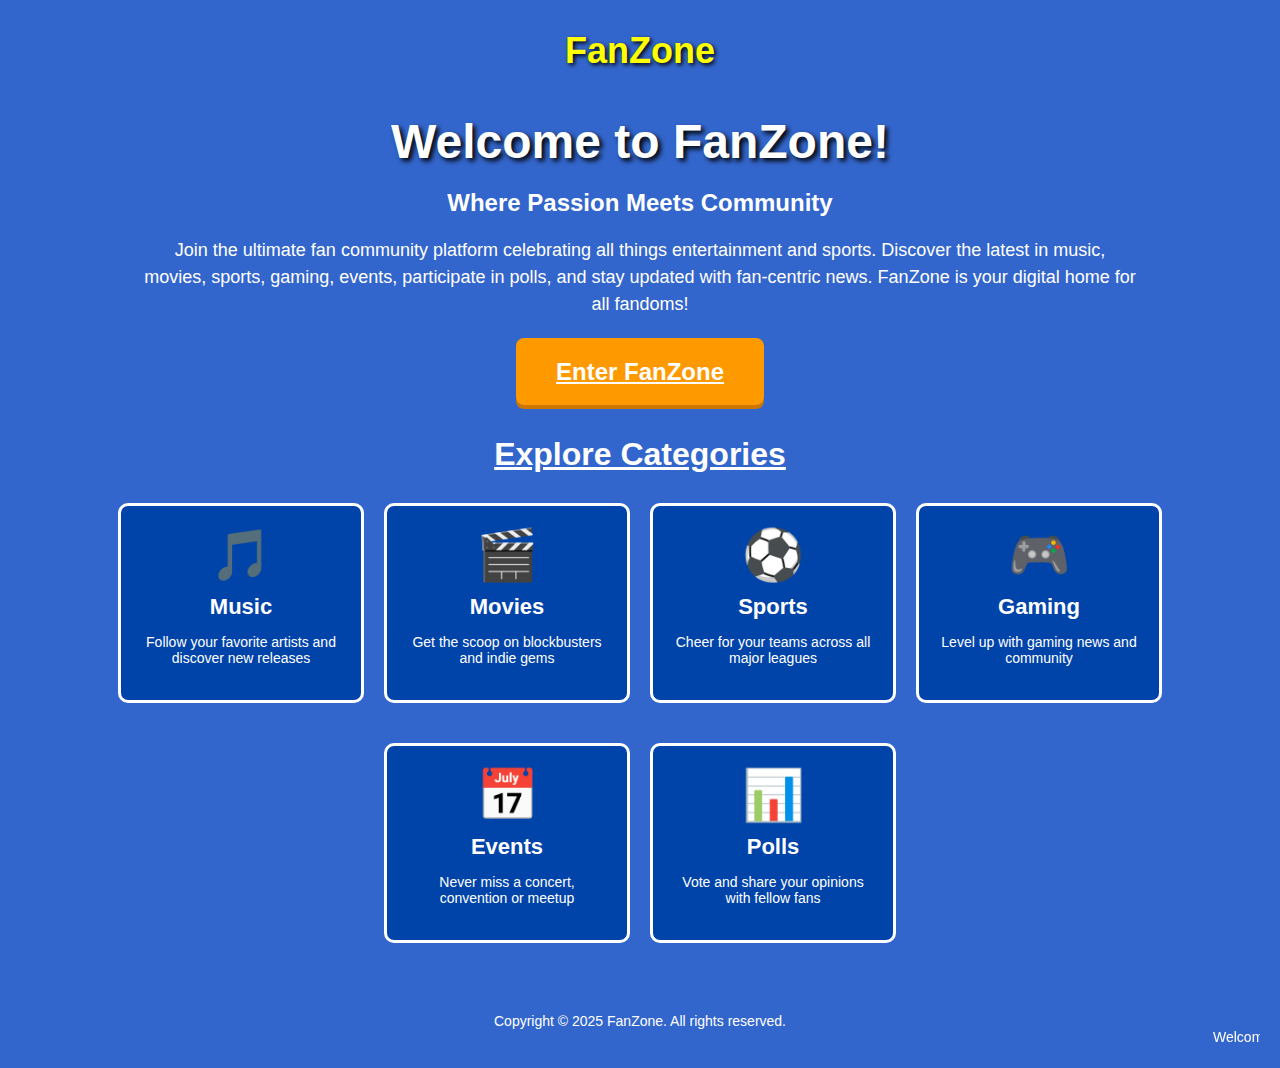
<file: index.html>
<!DOCTYPE html>
<html lang="en">
<head>
  <meta charset="UTF-8">
  <meta name="viewport" content="width=device-width, initial-scale=1.0">
  <title>Welcome to FanZone</title>
  <style>
    body {
      font-family: Arial, sans-serif;
      background-color: #3366cc;
      color: white;
      margin: 0;
      padding: 20px;
      text-align: center;
    }
    
    .header {
      padding: 10px;
      margin-bottom: 30px;
    }
    
    .logo {
      font-size: 36px;
      font-weight: bold;
      color: yellow;
      text-shadow: 2px 2px 4px #000000;
    }
    
    .main-title {
      font-size: 48px;
      margin-bottom: 10px;
      color: white;
      text-shadow: 3px 3px 5px #000000;
    }
    
    .tagline {
      font-size: 24px;
      margin-bottom: 20px;
    }
    
    .description {
      width: 80%;
      margin: 0 auto;
      font-size: 18px;
      line-height: 1.5;
      margin-bottom: 40px;
    }
    
    .button-container {
      margin-bottom: 50px;
    }
    
    .enter-button {
      background-color: #ff9900;
      color: white;
      border: none;
      padding: 20px 40px;
      font-size: 24px;
      font-weight: bold;
      cursor: pointer;
      border-radius: 8px;
      box-shadow: 0 4px 0 #cc7700;
    }
    
    .enter-button:hover {
      background-color: #ffaa33;
    }
    
    .enter-button:active { 
      transform: translateY(4px);
      box-shadow: 0 0 0 #cc7700;
    }
    
    .categories {
      margin-top: 50px;
    }
    
    .categories-title {
      font-size: 32px;
      margin-bottom: 30px;
      text-decoration: underline;
    }
    
    .category-container {
      display: flex;
      flex-wrap: wrap;
      justify-content: center;
      gap: 20px;
    }
    
    .category {
      background-color: #0044aa;
      width: 200px;
      padding: 20px;
      margin-bottom: 20px;
      border: 3px solid white;
      border-radius: 10px;
      text-decoration: none;
      color: white;
      display: block;
    }
    
    .category:hover {
      background-color: #005599;
    }
    
    .category-icon {
      font-size: 50px;
      margin-bottom: 10px;
    }
    
    .category-name {
      font-size: 22px;
      margin: 10px 0;
    }
    
    .category-desc {
      font-size: 14px;
    }
    
    footer {
      margin-top: 50px;
      font-size: 14px;
    }
    
    /* Very basic media query */
    @media (max-width: 600px) {
      .main-title {
        font-size: 36px;
      }
      
      .category {
        width: 100%;
      }
      
      .enter-button {
        width: 80%;
        padding: 15px 20px;
      }
    }
  </style>
</head>
<body>
  <div class="header">
    <div class="logo">FanZone</div>
  </div>
  
  <h1 class="main-title">Welcome to FanZone!</h1>
  <h2 class="tagline">Where Passion Meets Community</h2>
  
  <p class="description">
    Join the ultimate fan community platform celebrating all things entertainment and sports. 
    Discover the latest in music, movies, sports, gaming, events, participate in polls, 
    and stay updated with fan-centric news. FanZone is your digital home for all fandoms!
  </p>
  
  <div class="button-container">
  <a href="home page 2.html" class="enter-button">Enter FanZone</a>
</div>

  
  <div class="categories">
    <h2 class="categories-title">Explore Categories</h2>
    
    <div class="category-container">
      <a href="#music" class="category">
        <div class="category-icon">🎵</div>
        <h3 class="category-name">Music</h3>
        <p class="category-desc">Follow your favorite artists and discover new releases</p>
      </a>
      
      <a href="#movies" class="category">
        <div class="category-icon">🎬</div>
        <h3 class="category-name">Movies</h3>
        <p class="category-desc">Get the scoop on blockbusters and indie gems</p>
      </a>
      
      <a href="#sports" class="category">
        <div class="category-icon">⚽</div>
        <h3 class="category-name">Sports</h3>
        <p class="category-desc">Cheer for your teams across all major leagues</p>
      </a>
      
      <a href="#gaming" class="category">
        <div class="category-icon">🎮</div>
        <h3 class="category-name">Gaming</h3>
        <p class="category-desc">Level up with gaming news and community</p>
      </a>
      
      <a href="#events" class="category">
        <div class="category-icon">📅</div>
        <h3 class="category-name">Events</h3>
        <p class="category-desc">Never miss a concert, convention or meetup</p>
      </a>
      
      <a href="#polls" class="category">
        <div class="category-icon">📊</div>
        <h3 class="category-name">Polls</h3>
        <p class="category-desc">Vote and share your opinions with fellow fans</p>
      </a>
    </div>
  </div>
  
  <footer>
    Copyright © 2025 FanZone. All rights reserved.
    <br>
    <marquee>Welcome to FanZone - The best fan community on the web!</marquee>
  </footer>
</body>
</html>
</file>
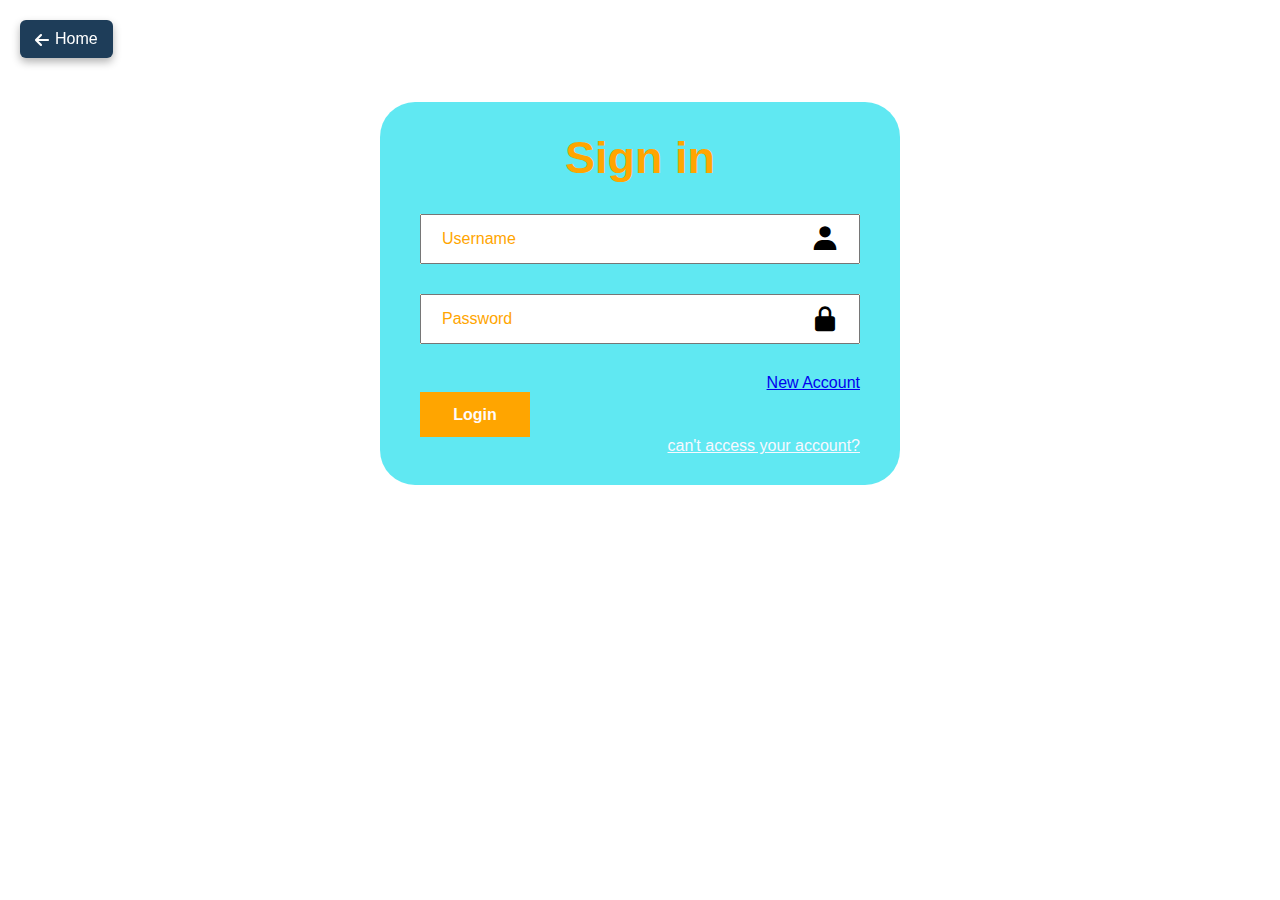
<file: homelogin.html>
<html>
    <head>
            <meta charset="UTF-8">
            <meta name="viewport" content="width=device-width, initial-scale=1.0">
            <title>LOGIN</title>
            <link rel="stylesheet" href="homelogin.css">
    <link rel="stylesheet" href="https://cdnjs.cloudflare.com/ajax/libs/font-awesome/6.0.0/css/all.min.css">
            <link href='https://unpkg.com/boxicons@2.1.4/css/boxicons.min.css' rel='stylesheet'>

    </head>
    <body>
        <a href="file:///C:/Users/praty/OneDrive/Desktop/STUDY/html/uidweb/1.html#polls" class="back-arrow" style="align-items: end;">
            <i class="fas fa-arrow-left"></i> Home
          </a> 
        <div class="wrapper">
            <form action="">
                <h1>Sign in</h1>
                <div class="input-box">
                    <input type="text" placeholder="Username" required>
                <i class='bx bxs-user'></i>
                </div>
                <div class="input-box">
                    <input type="password" placeholder="Password" required>
                    <i class='bx bxs-lock-alt' ></i>
                </div>
                <div class="remember-forgot">
                    <a href="file:///C:/Users/praty/OneDrive/Desktop/STUDY/html/uidweb/login.html"> New Account </a>
                </div>
                <button type="submit" class="btn">Login</button>
                <div class="register-account">
                    <p>can't access your account?
                </div>
            </form>
        </div>
    </body>
</html>
</file>
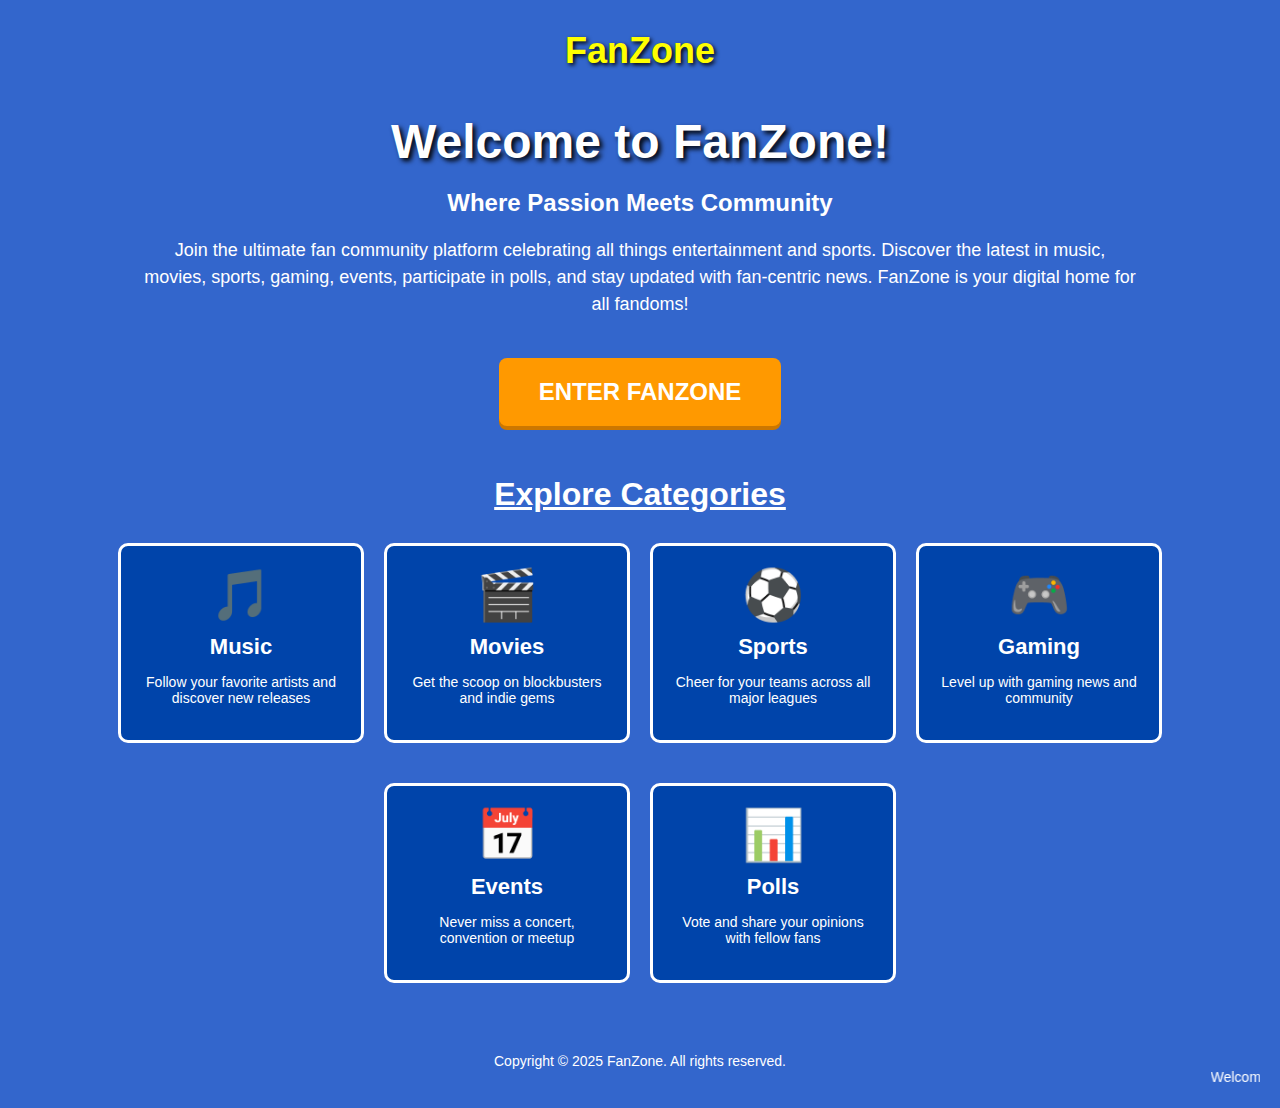
<file: homepage 1.html>
<!DOCTYPE html>
<html lang="en">
<head>
  <meta charset="UTF-8">
  <meta name="viewport" content="width=device-width, initial-scale=1.0">
  <title>Welcome to FanZone</title>
  <style>
    body {
      font-family: Arial, sans-serif;
      background-color: #3366cc;
      color: white;
      margin: 0;
      padding: 20px;
      text-align: center;
    }
    
    .header {
      padding: 10px;
      margin-bottom: 30px;
    }
    
    .logo {
      font-size: 36px;
      font-weight: bold;
      color: yellow;
      text-shadow: 2px 2px 4px #000000;
    }
    
    .main-title {
      font-size: 48px;
      margin-bottom: 10px;
      color: white;
      text-shadow: 3px 3px 5px #000000;
    }
    
    .tagline {
      font-size: 24px;
      margin-bottom: 20px;
    }
    
    .description {
      width: 80%;
      margin: 0 auto;
      font-size: 18px;
      line-height: 1.5;
      margin-bottom: 40px;
    }
    
    .button-container {
      margin-bottom: 50px;
    }
    
    .enter-button {
      background-color: #ff9900;
      color: white;
      border: none;
      padding: 20px 40px;
      font-size: 24px;
      font-weight: bold;
      cursor: pointer;
      border-radius: 8px;
      box-shadow: 0 4px 0 #cc7700;
    }
    
    .enter-button:hover {
      background-color: #ffaa33;
    }
    
    .enter-button:active { 
      transform: translateY(4px);
      box-shadow: 0 0 0 #cc7700;
    }
    
    .categories {
      margin-top: 50px;
    }
    
    .categories-title {
      font-size: 32px;
      margin-bottom: 30px;
      text-decoration: underline;
    }
    
    .category-container {
      display: flex;
      flex-wrap: wrap;
      justify-content: center;
      gap: 20px;
    }
    
    .category {
      background-color: #0044aa;
      width: 200px;
      padding: 20px;
      margin-bottom: 20px;
      border: 3px solid white;
      border-radius: 10px;
      text-decoration: none;
      color: white;
      display: block;
    }
    
    .category:hover {
      background-color: #005599;
    }
    
    .category-icon {
      font-size: 50px;
      margin-bottom: 10px;
    }
    
    .category-name {
      font-size: 22px;
      margin: 10px 0;
    }
    
    .category-desc {
      font-size: 14px;
    }
    
    footer {
      margin-top: 50px;
      font-size: 14px;
    }
    
    /* Very basic media query */
    @media (max-width: 600px) {
      .main-title {
        font-size: 36px;
      }
      
      .category {
        width: 100%;
      }
      
      .enter-button {
        width: 80%;
        padding: 15px 20px;
      }
    }
  </style>
</head>
<body>
  <div class="header">
    <div class="logo">FanZone</div>
  </div>
  
  <h1 class="main-title">Welcome to FanZone!</h1>
  <h2 class="tagline">Where Passion Meets Community</h2>
  
  <p class="description">
    Join the ultimate fan community platform celebrating all things entertainment and sports. 
    Discover the latest in music, movies, sports, gaming, events, participate in polls, 
    and stay updated with fan-centric news. FanZone is your digital home for all fandoms!
  </p>
  
  <div class="button-container">
    <a href="file:///C:/Users/praty/OneDrive/Desktop/STUDY/html/uidweb/home%20page/home%20page%202.html">
    <button class="enter-button">ENTER FANZONE</button>
    </a>
  </div>
  
  <div class="categories">
    <h2 class="categories-title">Explore Categories</h2>
    
    <div class="category-container">
      <a href="#music" class="category">
        <div class="category-icon">🎵</div>
        <h3 class="category-name">Music</h3>
        <p class="category-desc">Follow your favorite artists and discover new releases</p>
      </a>
      
      <a href="#movies" class="category">
        <div class="category-icon">🎬</div>
        <h3 class="category-name">Movies</h3>
        <p class="category-desc">Get the scoop on blockbusters and indie gems</p>
      </a>
      
      <a href="#sports" class="category">
        <div class="category-icon">⚽</div>
        <h3 class="category-name">Sports</h3>
        <p class="category-desc">Cheer for your teams across all major leagues</p>
      </a>
      
      <a href="#gaming" class="category">
        <div class="category-icon">🎮</div>
        <h3 class="category-name">Gaming</h3>
        <p class="category-desc">Level up with gaming news and community</p>
      </a>
      
      <a href="#events" class="category">
        <div class="category-icon">📅</div>
        <h3 class="category-name">Events</h3>
        <p class="category-desc">Never miss a concert, convention or meetup</p>
      </a>
      
      <a href="#polls" class="category">
        <div class="category-icon">📊</div>
        <h3 class="category-name">Polls</h3>
        <p class="category-desc">Vote and share your opinions with fellow fans</p>
      </a>
    </div>
  </div>
  
  <footer>
    Copyright © 2025 FanZone. All rights reserved.
    <br>
    <marquee>Welcome to FanZone - The best fan community on the web!</marquee>
  </footer>
</body>
</html>
</file>
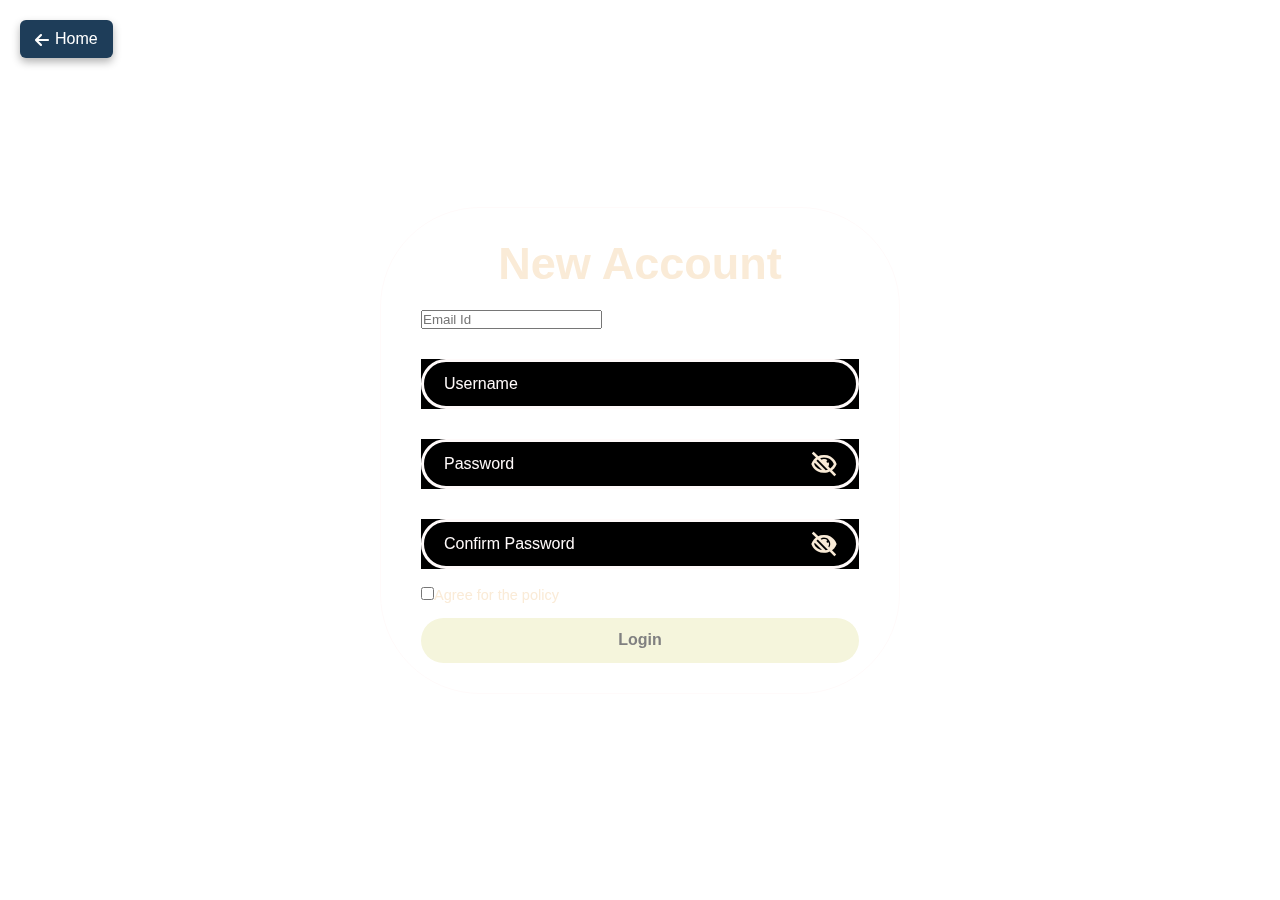
<file: login.html>
<html>
    <head>
        <meta charset="UTF-8">
        <meta name="viewport" content="width=device-width, initial-scale=1.0">
        <title>New Account</title>
        <link rel="stylesheet" href="login.css">
        <link rel="stylesheet" href="https://cdnjs.cloudflare.com/ajax/libs/font-awesome/6.0.0/css/all.min.css">
        <link href='https://unpkg.com/boxicons@2.1.4/css/boxicons.min.css' rel='stylesheet'>
</head>
<a href="file:///C:/Users/praty/OneDrive/Desktop/STUDY/html/uidweb/1.html#polls" class="back-arrow" style="align-items: end;">
    <i class="fas fa-arrow-left"></i> Home
  </a>   
<div class="wrapper">
    <form action="">
<h1> New Account</h1>
    <div class="login-box">
    <input type="type" placeholder="Email Id" required>
    </div>
<div class="input-box">
    <input type="text" placeholder="Username" required>
</div>
<div class="input-box">
    <input type="password" placeholder="Password" required>
    <i class='bx bx-low-vision'></i>
</div>
<div class="input-box">
    <input type="password" placeholder="Confirm Password" required>
    <i class='bx bxs-low-vision'></i>
</div>
<div class="remember-forgot">
    <label><input type="checkbox">Agree for the policy</label>
</div>
<button type="submit" class="btn">Login</button>
    </form>
</div>
</html>
</file>
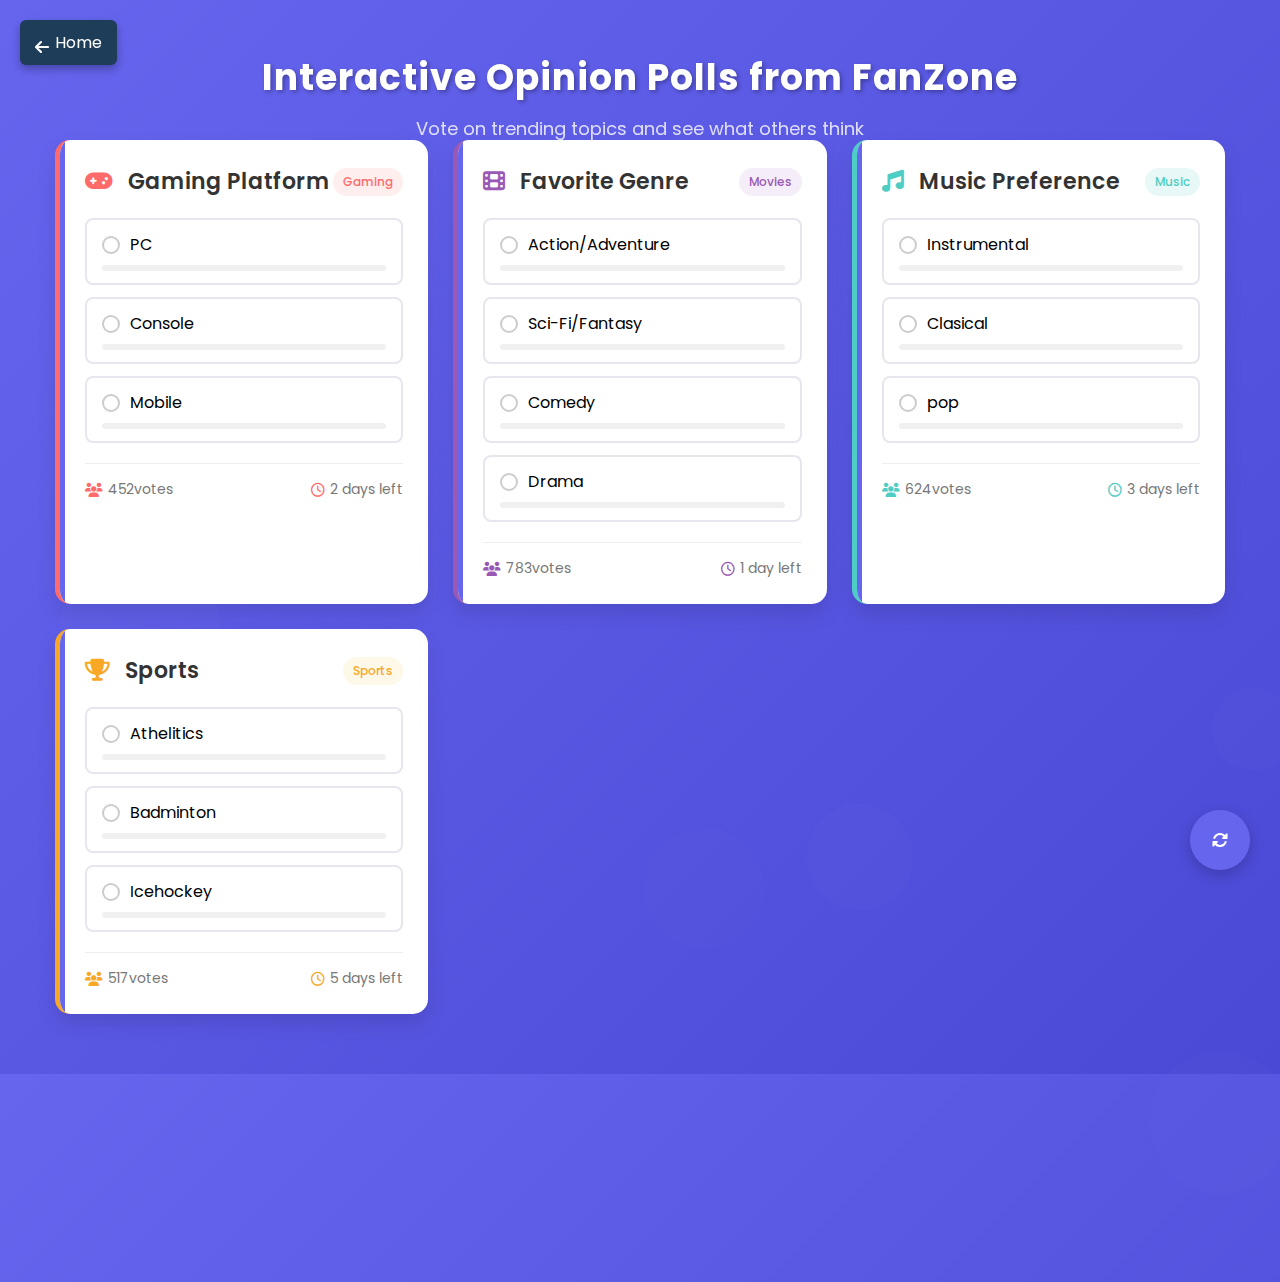
<file: poll.html>
<!DOCTYPE html>
<html lang="en">
<head>
    <meta charset="UTF-8">
    <meta name="viewport" content="width=device-width, initial-scale=1.0">
    <title>Enhanced Poll UI Design</title>
    <link rel="stylesheet" href="https://cdnjs.cloudflare.com/ajax/libs/font-awesome/6.4.0/css/all.min.css">
    <style>
        @import url('https://fonts.googleapis.com/css2?family=Poppins:wght@300;400;500;600;700&display=swap');
        
        * {
            margin: 0;
            padding: 0;
            box-sizing: border-box;
            font-family: 'Poppins', sans-serif;
        }
        
        body {
            display: flex;
            justify-content: center;
            align-items: center;
            min-height: 100vh;
            background: linear-gradient(135deg, #6665ee, #4a49d6);
            position: relative;
            overflow-x: hidden;
            padding: 20px;
        }

        /* Animated Background Elements */
        .bg-element {
            position: absolute;
            border-radius: 50%;
            background: rgba(255, 255, 255, 0.1);
            pointer-events: none;
            z-index: -1;
        }

        /* Main Title */
        .title-container {
            position: fixed;
            top: 50px;
            left: 0;
            right: 0;
            text-align: center;
            z-index: 100;
        }

        .title {
            font-size: 36px;
            font-weight: 700;
            color: #fff;
            text-shadow: 2px 2px 4px rgba(0, 0, 0, 0.3);
            letter-spacing: 1px;
            margin-bottom: 10px;
            animation: glow 2s infinite alternate;
        }

        .subtitle {
            font-size: 18px;
            color: rgba(255, 255, 255, 0.8);
            margin-bottom: 30px;
        }

        @keyframes glow {
            from { text-shadow: 0 0 5px rgba(255, 255, 255, 0.5); }
            to { text-shadow: 0 0 15px rgba(255, 255, 255, 0.9); }
        }

        /* Poll Grid Container */
        .polls-container {
            display: grid;
            grid-template-columns: repeat(auto-fit, minmax(280px, 1fr));
            gap: 25px;
            width: 100%;
            max-width: 1200px;
            margin: 120px auto 40px;
            padding: 0 15px;
        }

        /* Poll Box */
        .poll-wrapper {
            background: #fff;
            border-radius: 15px;
            padding: 25px;
            box-shadow: 0 10px 20px rgba(0, 0, 0, 0.1);
            transition: all 0.3s ease;
            position: relative;
            overflow: hidden;
        }

        .poll-wrapper:hover {
            transform: translateY(-5px);
            box-shadow: 0 15px 30px rgba(0, 0, 0, 0.15);
        }

        .poll-wrapper::before {
            content: '';
            position: absolute;
            top: 0;
            left: 0;
            width: 5px;
            height: 100%;
            background: #6665ee;
            transition: width 0.3s ease;
        }

        .poll-wrapper:hover::before {
            width: 8px;
        }

        .poll-wrapper header {
            font-size: 22px;
            font-weight: 600;
            color: #333;
            margin-bottom: 20px;
            display: flex;
            align-items: center;
            justify-content: space-between;
        }

        .poll-icon {
            margin-right: 10px;
            color: #6665ee;
        }

        .poll-category {
            background: #f0f0ff;
            color: #6665ee;
            padding: 5px 10px;
            border-radius: 20px;
            font-size: 12px;
            font-weight: 500;
        }

        .poll-area {
            margin: 15px 0;
        }

        .poll-area label {
            display: block;
            border-radius: 8px;
            margin-bottom: 12px;
            padding: 12px 15px;
            border: 2px solid #e6e6ee;
            cursor: pointer;
            transition: all 0.3s ease;
            position: relative;
            overflow: hidden;
        }

        .poll-area label:last-child {
            margin-bottom: 0;
        }

        .poll-area label:hover {
            border-color: #d0d0ff;
            background: #fafafa;
        }

        label.selected {
            border-color: #6665ee;
            background: #f5f5ff;
        }

        .row {
            display: flex;
            justify-content: space-between;
            align-items: center;
            position: relative;
            z-index: 5;
        }

        .option-text {
            display: flex;
            align-items: center;
        }

        .circle {
            height: 18px;
            width: 18px;
            display: inline-block;
            border: 2px solid #ccc;
            border-radius: 50%;
            margin-right: 10px;
            position: relative;
            transition: all 0.3s ease;
        }

        label:hover .circle {
            border-color: #a9a8ff;
        }

        label.selected .circle {
            border-color: #6665ee;
        }

        .circle::after {
            content: "";
            position: absolute;
            height: 10px;
            width: 10px;
            background: #ccc;
            border-radius: 50%;
            top: 2px;
            left: 2px;
            display: none;
            transition: all 0.3s ease;
        }

        label:hover .circle::after {
            display: block;
            background: #d0d0ff;
            opacity: 0.5;
        }

        label.selected .circle::after {
            display: block;
            background: #6665ee;
            opacity: 1;
        }

        .percent {
            font-weight: 500;
            color: #6665ee;
            opacity: 0;
            transition: opacity 0.5s ease;
        }

        .progress {
            height: 6px;
            background: #f0f0f0;
            border-radius: 20px;
            width: 100%;
            margin-top: 8px;
            position: relative;
            overflow: hidden;
        }

        .progress::after {
            content: "";
            position: absolute;
            height: 100%;
            width: 0%;
            background: #d0d0ff;
            border-radius: inherit;
            transition: all 0.8s cubic-bezier(0.18, 0.89, 0.32, 1.28);
        }

        label.selected .progress::after {
            background: #6665ee;
        }

        .selectall .percent {
            opacity: 1;
        }

        .selectall .progress::after {
            width: calc(1% * var(--w));
        }

        /* Poll Footer */
        .poll-footer {
            display: flex;
            justify-content: space-between;
            align-items: center;
            margin-top: 20px;
            padding-top: 15px;
            border-top: 1px solid #eee;
            font-size: 14px;
            color: #777;
        }

        .votes-count {
            display: flex;
            align-items: center;
        }

        .votes-count i {
            margin-right: 5px;
            color: #6665ee;
        }

        .poll-time {
            display: flex;
            align-items: center;
        }

        .poll-time i {
            margin-right: 5px;
            color: #6665ee;
        }

        /* Mobile Optimization */
        @media (max-width: 768px) {
            .title {
                font-size: 28px;
            }
            
            .subtitle {
                font-size: 16px;
            }
            
            .polls-container {
                margin-top: 100px;
            }
        }

        /* Animation for vote counting */
        @keyframes countUp {
            from { opacity: 0; transform: translateY(10px); }
            to { opacity: 1; transform: translateY(0); }
        }

        .counting {
            animation: countUp 0.5s forwards;
        }

        /* Add button for refreshing polls */
        .refresh-button {
            position: fixed;
            bottom: 30px;
            right: 30px;
            background: #6665ee;
            color: white;
            width: 60px;
            height: 60px;
            border-radius: 50%;
            display: flex;
            justify-content: center;
            align-items: center;
            box-shadow: 0 5px 15px rgba(0, 0, 0, 0.2);
            cursor: pointer;
            transition: all 0.3s ease;
            z-index: 100;
        }

        .refresh-button:hover {
            transform: rotate(180deg);
            background: #4a49d6;
        }

        /* Poll themes */
        .theme-gaming { border-left: 5px solid #ff6b6b; }
        .theme-gaming .poll-icon, .theme-gaming .poll-category { color: #ff6b6b; }
        .theme-gaming .poll-category { background: #ffeeee; }
        .theme-gaming label.selected { border-color: #ff6b6b; background: #fff5f5; }
        .theme-gaming label.selected .circle { border-color: #ff6b6b; }
        .theme-gaming label.selected .circle::after { background: #ff6b6b; }
        .theme-gaming .percent { color: #ff6b6b; }
        .theme-gaming label.selected .progress::after { background: #ff6b6b; }
        .theme-gaming .votes-count i, .theme-gaming .poll-time i { color: #ff6b6b; }

        .theme-music { border-left: 5px solid #4ecdc4; }
        .theme-music .poll-icon, .theme-music .poll-category { color: #4ecdc4; }
        .theme-music .poll-category { background: #e8f8f7; }
        .theme-music label.selected { border-color: #4ecdc4; background: #f0fbfa; }
        .theme-music label.selected .circle { border-color: #4ecdc4; }
        .theme-music label.selected .circle::after { background: #4ecdc4; }
        .theme-music .percent { color: #4ecdc4; }
        .theme-music label.selected .progress::after { background: #4ecdc4; }
        .theme-music .votes-count i, .theme-music .poll-time i { color: #4ecdc4; }

        .theme-sport { border-left: 5px solid #f9a826; }
        .theme-sport .poll-icon, .theme-sport .poll-category { color: #f9a826; }
        .theme-sport .poll-category { background: #fef8e8; }
        .theme-sport label.selected { border-color: #f9a826; background: #fefaef; }
        .theme-sport label.selected .circle { border-color: #f9a826; }
        .theme-sport label.selected .circle::after { background: #f9a826; }
        .theme-sport .percent { color: #f9a826; }
        .theme-sport label.selected .progress::after { background: #f9a826; }
        .theme-sport .votes-count i, .theme-sport .poll-time i { color: #f9a826; }

        .theme-movies { border-left: 5px solid #9b59b6; }
        .theme-movies .poll-icon, .theme-movies .poll-category { color: #9b59b6; }
        .theme-movies .poll-category { background: #f5eef8; }
        .theme-movies label.selected { border-color: #9b59b6; background: #f8f2fb; }
        .theme-movies label.selected .circle { border-color: #9b59b6; }
        .theme-movies label.selected .circle::after { background: #9b59b6; }
        .theme-movies .percent { color: #9b59b6; }
        .theme-movies label.selected .progress::after { background: #9b59b6; }
        .theme-movies .votes-count i, .theme-movies .poll-time i { color: #9b59b6; }
        
        .back-arrow {
  position: fixed;
  top: 20px;
  left: 20px;
  z-index: 1000;
  background-color: #1e3d59;
  color: #ffffff;
  padding: 10px 15px;
  font-size: 16px;
  border-radius: 6px;
  text-decoration: none;
  display: inline-flex;
  align-items: center;
  box-shadow: 0 4px 8px rgba(0,0,0,0.3);
  transition: background-color 0.3s ease;
}

.back-arrow i {
  margin-right: 6px;
}

.back-arrow:hover {
  background-color: #ff6e40;
}

 
    </style>
</head>
<body>
    <a href="file:///C:/Users/praty/OneDrive/Desktop/STUDY/html/uidweb/home%20page/home%20page%202.html" class="back-arrow" style="align-items: end;">
        <i class="fas fa-arrow-left"></i> Home
      </a>      
    <!-- Animated Background Elements -->
    <div class="bg-elements-container"></div>

    <!-- Main Title -->
    <div class="title-container">
        <h1 class="title">Interactive Opinion Polls from FanZone</h1>
        <p class="subtitle">Vote on trending topics and see what others think</p>
    </div>

    <!-- Polls Container -->
    <div class="polls-container">
        <!-- Gaming Poll -->
        <div class="poll-wrapper theme-gaming">
            <header>
                <div>
                    <i class="fas fa-gamepad poll-icon"></i>
                    Gaming Platform
                </div>
                <span class="poll-category">Gaming</span>
            </header>
            <div class="poll-area" id="poll-1">
                <label>
                    <div class="row">
                        <div class="option-text"><span class="circle"></span> PC</div>
                        <span class="percent">45%</span>
                    </div>
                    <div class="progress" style="--w:45;"></div>
                </label>
                <label>
                    <div class="row">
                        <div class="option-text"><span class="circle"></span> Console</div>
                        <span class="percent">35%</span>
                    </div>
                    <div class="progress" style="--w:35;"></div>
                </label>
                <label>
                    <div class="row">
                        <div class="option-text"><span class="circle"></span> Mobile</div>
                        <span class="percent">20%</span>
                    </div>
                    <div class="progress" style="--w:20;"></div>
                </label>
            </div>
            <div class="poll-footer">
                <div class="votes-count"><i class="fas fa-users"></i> <span class="total-votes">452</span> votes</div>
                <div class="poll-time"><i class="far fa-clock"></i> 2 days left</div>
            </div>
        </div>

        <!-- Movie Poll -->
        <div class="poll-wrapper theme-movies">
            <header>
                <div>
                    <i class="fas fa-film poll-icon"></i>
                    Favorite Genre
                </div>
                <span class="poll-category">Movies</span>
            </header>
            <div class="poll-area" id="poll-2">
                <label>
                    <div class="row">
                        <div class="option-text"><span class="circle"></span> Action/Adventure</div>
                        <span class="percent">38%</span>
                    </div>
                    <div class="progress" style="--w:38;"></div>
                </label>
                <label>
                    <div class="row">
                        <div class="option-text"><span class="circle"></span> Sci-Fi/Fantasy</div>
                        <span class="percent">29%</span>
                    </div>
                    <div class="progress" style="--w:29;"></div>
                </label>
                <label>
                    <div class="row">
                        <div class="option-text"><span class="circle"></span> Comedy</div>
                        <span class="percent">20%</span>
                    </div>
                    <div class="progress" style="--w:20;"></div>
                </label>
                <label>
                    <div class="row">
                        <div class="option-text"><span class="circle"></span> Drama</div>
                        <span class="percent">13%</span>
                    </div>
                    <div class="progress" style="--w:13;"></div>
                </label>
            </div>
            <div class="poll-footer">
                <div class="votes-count"><i class="fas fa-users"></i> <span class="total-votes">783</span> votes</div>
                <div class="poll-time"><i class="far fa-clock"></i> 1 day left</div>
            </div>
        </div>

        <!-- Books Poll -->
        <div class="poll-wrapper theme-music">
            <header>
                <div>
                    <i class="fas fa-music poll-icon"></i>
                    Music Preference
                </div>
                <span class="poll-category">Music</span>
            </header>
            <div class="poll-area" id="poll-3">
                <label>
                    <div class="row">
                        <div class="option-text"><span class="circle"></span> Instrumental</div>
                        <span class="percent">50%</span>
                    </div>
                    <div class="progress" style="--w:50;"></div>
                </label>
                <label>
                    <div class="row">
                        <div class="option-text"><span class="circle"></span> Clasical</div>
                        <span class="percent">30%</span>
                    </div>
                    <div class="progress" style="--w:30;"></div>
                </label>
                <label>
                    <div class="row">
                        <div class="option-text"><span class="circle"></span> pop</div>
                        <span class="percent">20%</span>
                    </div>
                    <div class="progress" style="--w:20;"></div>
                </label>
            </div>
            <div class="poll-footer">
                <div class="votes-count"><i class="fas fa-users"></i> <span class="total-votes">624</span> votes</div>
                <div class="poll-time"><i class="far fa-clock"></i> 3 days left</div>
            </div>
        </div>

        <!-- Technology Poll -->
        <div class="poll-wrapper theme-sport">
            <header>
                <div>
                    <i class="fas fa-trophy poll-icon"></i>
                    Sports
                </div>
                <span class="poll-category">Sports</span>
            </header>
            <div class="poll-area" id="poll-4">
                <label>
                    <div class="row">
                        <div class="option-text"><span class="circle"></span> Athelitics</div>
                        <span class="percent">40%</span>
                    </div>
                    <div class="progress" style="--w:40;"></div>
                </label>
                <label>
                    <div class="row">
                        <div class="option-text"><span class="circle"></span> Badminton</div>
                        <span class="percent">35%</span>
                    </div>
                    <div class="progress" style="--w:35;"></div>
                </label>
                <label>
                    <div class="row">
                        <div class="option-text"><span class="circle"></span> Icehockey</div>
                        <span class="percent">25%</span>
                    </div>
                    <div class="progress" style="--w:25;"></div>
                </label>
            </div>
            <div class="poll-footer">
                <div class="votes-count"><i class="fas fa-users"></i> <span class="total-votes">517</span> votes</div>
                <div class="poll-time"><i class="far fa-clock"></i> 5 days left</div>
            </div>
        </div>

        <!-- More polls can be added here -->
    </div>

    <!-- Refresh Button -->
    <div class="refresh-button">
        <i class="fas fa-sync-alt"></i>
    </div>

    <script>
        // Create animated background elements
        function createBackgroundElements() {
            const container = document.querySelector('.bg-elements-container');
            const count = 10;
            
            for (let i = 0; i < count; i++) {
                const element = document.createElement('div');
                element.classList.add('bg-element');
                
                // Random properties
                const size = Math.random() * 200 + 50;
                const left = Math.random() * 100;
                const top = Math.random() * 100;
                const opacity = Math.random() * 0.1 + 0.05;
                const animDuration = Math.random() * 20 + 10;
                
                // Apply styles
                element.style.width = `${size}px`;
                element.style.height = `${size}px`;
                element.style.left = `${left}%`;
                element.style.top = `${top}%`;
                element.style.opacity = opacity;
                element.style.animation = `float ${animDuration}s infinite alternate ease-in-out`;
                
                // Add animation
                const keyframes = `
                    @keyframes float {
                        0% { transform: translate(0, 0) rotate(0deg); }
                        100% { transform: translate(${Math.random() * 100 - 50}px, ${Math.random() * 100 - 50}px) rotate(${Math.random() * 360}deg); }
                    }
                `;
                
                const styleElement = document.createElement('style');
                styleElement.textContent = keyframes;
                document.head.appendChild(styleElement);
                
                container.appendChild(element);
            }
        }

        // Enhanced poll selection function
        function enablePollSelection(pollId) {
            const pollArea = document.getElementById(pollId);
            const options = pollArea.querySelectorAll('label');
            const totalVotesElement = pollArea.closest('.poll-wrapper').querySelector('.total-votes');
            let initialVotes = parseInt(totalVotesElement.textContent);
            
            options.forEach(option => {
                option.addEventListener("click", () => {
                    // Skip if already selected
                    if (option.classList.contains("selected")) return;
                    
                    // Update selected option
                    options.forEach(opt => opt.classList.remove("selected"));
                    option.classList.add("selected");
                    
                    // Show results
                    setTimeout(() => {
                        options.forEach(opt => opt.classList.add("selectall"));
                        pollArea.classList.add('results-visible');
                        
                        // Increment vote count
                        initialVotes++;
                        totalVotesElement.textContent = initialVotes;
                        totalVotesElement.classList.add('counting');
                        
                        // Remove animation class after animation completes
                        setTimeout(() => {
                            totalVotesElement.classList.remove('counting');
                        }, 600);
                    }, 300);
                });
            });
        }

        // Refresh functionality
        document.querySelector('.refresh-button').addEventListener('click', function() {
            const pollAreas = document.querySelectorAll('.poll-area');
            
            // Reset all polls
            pollAreas.forEach(area => {
                const labels = area.querySelectorAll('label');
                labels.forEach(label => {
                    label.classList.remove('selected');
                    label.classList.remove('selectall');
                });
                area.classList.remove('results-visible');
            });
            
            // Rotate the refresh button
            this.style.transform = 'rotate(360deg)';
            setTimeout(() => {
                this.style.transform = 'none';
            }, 500);
        });

        // Initialize all functionality
        document.addEventListener('DOMContentLoaded', function() {
            createBackgroundElements();
            
            // Enable all polls
            for (let i = 1; i <= 8; i++) {
                const pollElement = document.getElementById(`poll-${i}`);
                if (pollElement) {
                    enablePollSelection(`poll-${i}`);
                }
            }
        });
    </script>
</body>
</html>
</file>
<file: homelogin.css>
*{
    margin: 0;
    padding: 0;
    box-sizing: border-box;
    font-family: "Poppins", sans-serif;
  }
  body{
    margin: 0%;
    padding: 0%;
    font-family: sans-serif;
    justify-self: center;
    padding-top: 8%;
    background-image: url('https://images.unsplash.com/photo-1625685553971-222fb25d504a?fm=jpg&q=60&w=3000&ixlib=rb-4.0.3&ixid=M3wxMjA3fDB8MHxzZWFyY2h8OHx8Ymx1ZSUyMCUyMGJhY2tncm91bmR8ZW58MHx8MHx8fDA%3D');
    background-repeat: no-repeat;
    background-size: cover;
}
  header{
    width: 10%;
    height: 40px;
    color: rgb(57, 226, 232);
    
  }
  
  .back-arrow {
    position: fixed;
    top: 20px;
    left: 20px;
    z-index: 1000;
    background-color: #1e3d59;
    color: #ffffff;
    padding: 10px 15px;
    font-size: 16px;
    border-radius: 6px;
    text-decoration: none;
    display: inline-flex;
    align-items: center;
    box-shadow: 0 4px 8px rgba(0,0,0,0.3);
    transition: background-color 0.3s ease;
  }
  
  .back-arrow i {
    margin-right: 6px;
  }
  
  .back-arrow:hover {
    background-color: #ff6e40;
  }
  
  .iconbar
  {
    align-self: center;
    padding-left: 160px;
  }
  .wrapper{
    width: 520px;
    align-self: center;
    background-color:rgba(49, 225, 238, 0.773);
    box-shadow: 0 0 10px rgba(0,0,0,-2);
    color: antiquewhite;
    border-radius: 35px;
    padding: 30px 40px;
  }
  .wrapper h1{
    font-size: 45px;
    color: orange;
    text-align: center;
  }
  .wrapper .input-box
  {
    position: relative;
    width: 100%;
    height: 50px;
    background-color:wheat;
    margin: 30px 0;
  }
  .input-box input{
    width: 100%;
    height: 50px;
    font-size: medium;
    color: orange;
    padding: 20px 20px 20px 20px;
  }
  .input-box input::placeholder{
    color:orange;
  }
  .input-box i{
    position: absolute;
    right: 20px;
    top: 50%;
    transform: translateY(-50%);
    font-size: 30px;
  
  }
  .wrapper .remember-forgot{
    color:cornflowerblue;
    text-decoration: underline;
    text-align: right;
  }
  .remember-forgot a:hover{
    text-decoration: underline;
  }
  .wrapper .register-account{
    color:ghostwhite;
    text-decoration: underline;
    text-align: right;
  }
  .register-account a:hover{
    text-decoration: underline;
  }
  .wrapper .btn{
    width: 25%;
    height: 45px;
    background-color:orange;
    border: none;
    outline: none;
    box-shadow: 0 0 10px rgba(0,0,0,-1);
    cursor: pointer;
    font-size: 16px;
    color:snow;
    font-weight: 600;
  }
  .input-box i{
    position: absolute;
    right: 20px;
    top: 50%;
    color: black;
    transform: translateY(-50%);
    font-size: 30px;
  
  }
</file>
<file: login.css>
*{
  margin: 0;
  padding: 0;
  box-sizing: border-box;
  font-family: "Poppins", sans-serif;
}
body{
  display: flex;
  justify-content: center;
  align-items:center;
  /*min-height: 100vh;*/
  background:url('https://img.freepik.com/free-vector/geometric-gradient-futuristic-background_23-2149116406.jpg') no-repeat;
  background-size: cover;
  background-position: center;
}
.wrapper{
  width: 520px;
  background-color: transparent;
  /*border: 2px solid rgba(255,255,255,-2);*/
  border: 0.5px solid snow;
  backdrop-filter: blur(200px);
  box-shadow: 0 0 10px rgba(0,0,0,-2);
  color: antiquewhite;
  border-radius: 100px;
  padding: 30px 40px;
}
.wrapper .email{
  align-items: center;
}
.wrapper h1{
  font-size: 45px;
  text-align: center;
  padding-bottom: 20px;
}
.wrapper .input-box
{
  position: relative;
  width: 100%;
  height: 50px;
  background-color: black;
  margin: 30px 0;
}
.input-box input{
  width: 100%;
  height: 50px;
  background: transparent;
  border: 3px solid snow;
  border-radius: 40px;
  font-size: medium;
  color: darkgray;
  padding: 20px 20px 20px 20px;
}
.input-box input::placeholder{
  color: snow;
}
.input-box i{
  position: absolute;
  right: 20px;
  top: 50%;
  transform: translateY(-50%);
  font-size: 30px;

}
.wrapper .remember-forgot{
  display: flex;
  justify-content: space-between;
  font-size: 14.5px;
  margin: -15px 0 15px;
}
.remember-forgot label input{
  accent-color: snow;
  margin-top: 3px;
}
.remember-forgot a{
  color: chartreuse;
  text-decoration: none;
}
.remember-forgot a:hover{
  text-decoration: underline;
}
.wrapper .btn{
  width: 100%;
  height: 45px;
  background-color: beige;
  border: none;
  outline: none;
  border-radius: 40px;
  box-shadow: 0 0 10px rgba(0,0,0,-1);
  cursor: pointer;
  font-size: 16px;
  color:grey;
  font-weight: 600;
}
.wrapper .remember-link{
  font-size: 14.5px;
  text-align: center;
  margin: 20px 0 15px;
}
.remember-link p a{
  color:greenyellow;
  text-decoration: none;
  font-weight: 600;
}
.remember-link p a:hover{
  text-decoration: underline;
}
.back-arrow {
  position: fixed;
  top: 20px;
  left: 20px;
  z-index: 1000;
  background-color: #1e3d59;
  color: #ffffff;
  padding: 10px 15px;
  font-size: 16px;
  border-radius: 6px;
  text-decoration: none;
  display: inline-flex;
  align-items: center;
  box-shadow: 0 4px 8px rgba(0,0,0,0.3);
  transition: background-color 0.3s ease;
}

.back-arrow i {
  margin-right: 6px;
}

.back-arrow:hover {
  background-color: #ff6e40;
}
</file>
